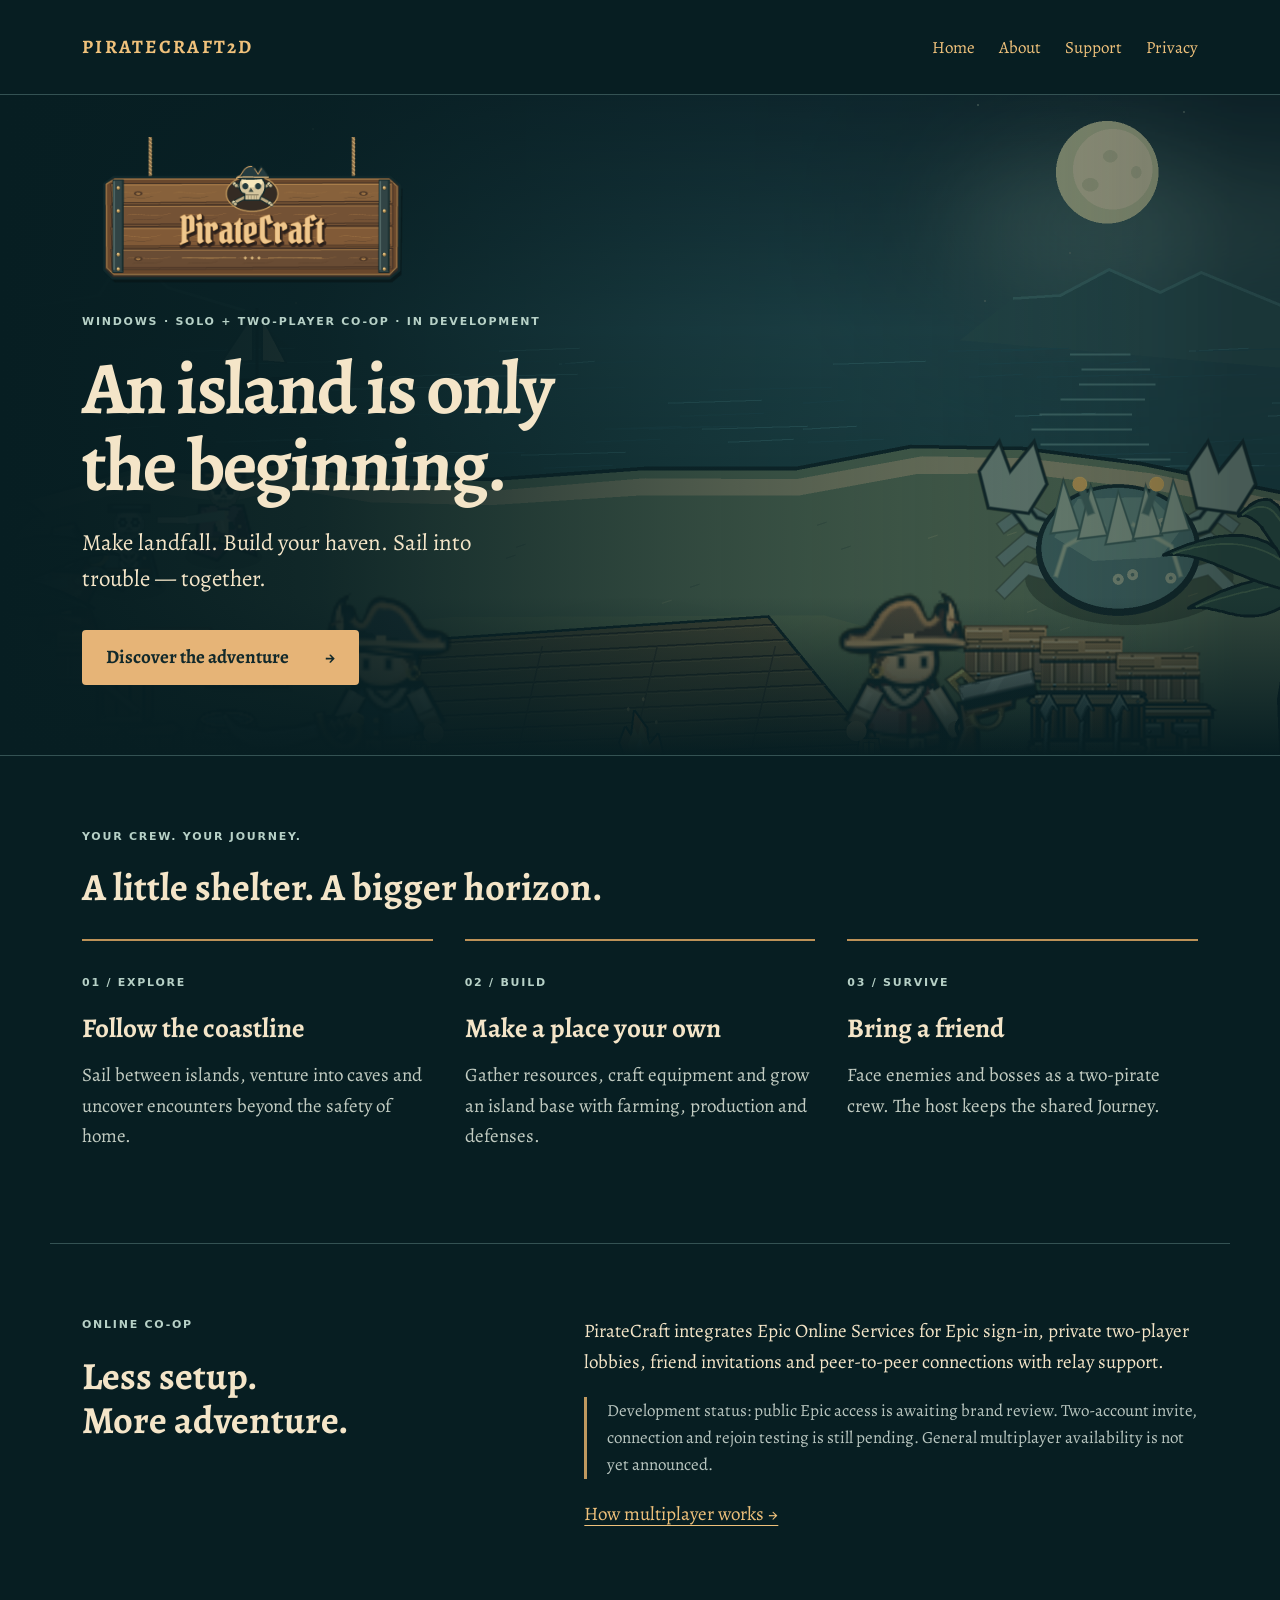
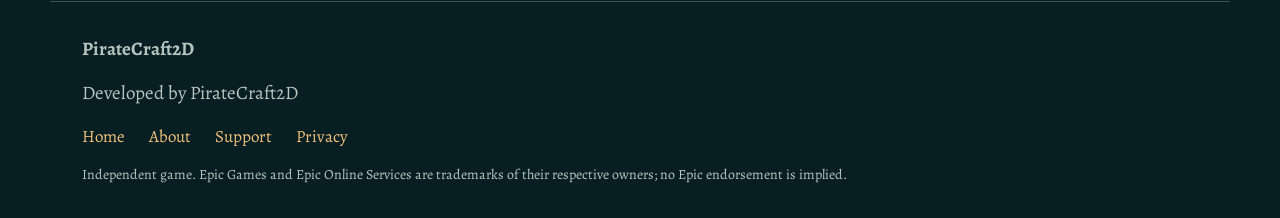
<file: index.html>
<!doctype html>
<html lang="en"><head><meta charset="utf-8"><meta name="viewport" content="width=device-width, initial-scale=1"><meta name="description" content="A two-player pirate survival and crafting adventure for Windows. Explore islands, build a home, craft equipment and face dangerous encounters together."><meta name="referrer" content="strict-origin-when-cross-origin"><title>An island is only the beginning · PirateCraft2D</title><link rel="icon" href="assets/favicon.png"><link rel="stylesheet" href="style.css"></head>
<body><a class="skip" href="#main">Skip to content</a><header><a class="wordmark" href="./">PIRATECRAFT2D</a><nav aria-label="Main navigation"><a href="./">Home</a><a href="about.html">About</a><a href="support.html">Support</a><a href="privacy.html">Privacy</a></nav></header><main id="main">
<section class="hero"><img class="scene" src="assets/island.png" width="1280" height="800" alt="Two PirateCraft pirates defend an island base in the game’s illustrated art style"><div class="hero-copy"><img class="crest" src="assets/logo.png" alt="PirateCraft wooden pirate crest"><p class="eyebrow">WINDOWS · SOLO + TWO-PLAYER CO-OP · IN DEVELOPMENT</p><h1>An island is only<br>the beginning.</h1><p>Make landfall. Build your haven. Sail into trouble — together.</p><a class="button" href="about.html">Discover the adventure <span aria-hidden="true">→</span></a></div></section>
<section class="section"><p class="eyebrow">YOUR CREW. YOUR JOURNEY.</p><h2>A little shelter. A bigger horizon.</h2><div class="cards"><article><span class="number">01 / EXPLORE</span><h3>Follow the coastline</h3><p>Sail between islands, venture into caves and uncover encounters beyond the safety of home.</p></article><article><span class="number">02 / BUILD</span><h3>Make a place your own</h3><p>Gather resources, craft equipment and grow an island base with farming, production and defenses.</p></article><article><span class="number">03 / SURVIVE</span><h3>Bring a friend</h3><p>Face enemies and bosses as a two-pirate crew. The host keeps the shared Journey.</p></article></div></section>
<section class="section coop"><div><p class="eyebrow">ONLINE CO-OP</p><h2>Less setup.<br>More adventure.</h2></div><div><p>PirateCraft integrates Epic Online Services for Epic sign-in, private two-player lobbies, friend invitations and peer-to-peer connections with relay support.</p><p class="notice">Development status: public Epic access is awaiting brand review. Two-account invite, connection and rejoin testing is still pending. General multiplayer availability is not yet announced.</p><a href="support.html">How multiplayer works →</a></div></section></main><footer><strong>PirateCraft2D</strong><span>Developed by PirateCraft2D</span><nav aria-label="Footer navigation"><a href="./">Home</a><a href="about.html">About</a><a href="support.html">Support</a><a href="privacy.html">Privacy</a></nav><small>Independent game. Epic Games and Epic Online Services are trademarks of their respective owners; no Epic endorsement is implied.</small></footer></body></html>
</file>
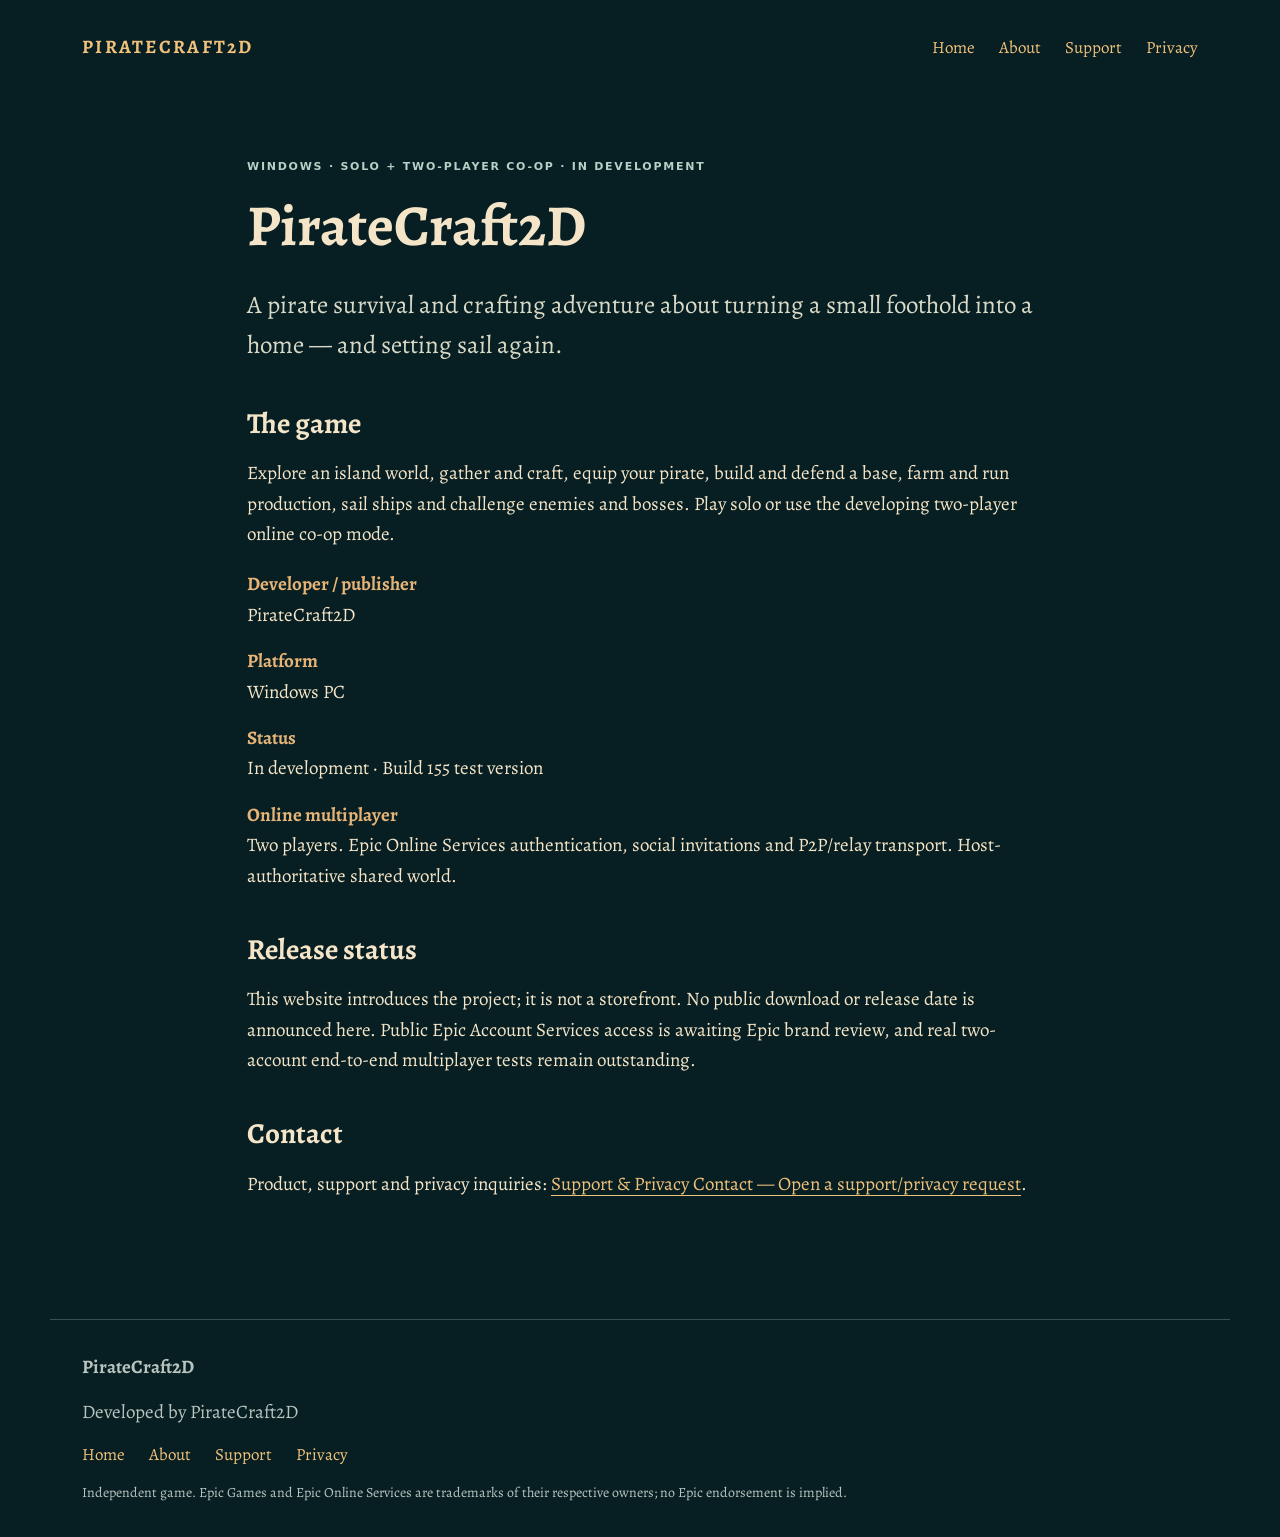
<file: about.html>
<!doctype html>
<html lang="en"><head><meta charset="utf-8"><meta name="viewport" content="width=device-width, initial-scale=1"><meta name="description" content="About PirateCraft, an independent pirate survival crafting game for Windows."><meta name="referrer" content="strict-origin-when-cross-origin"><title>About · PirateCraft2D</title><link rel="icon" href="assets/favicon.png"><link rel="stylesheet" href="style.css"></head>
<body><a class="skip" href="#main">Skip to content</a><header><a class="wordmark" href="./">PIRATECRAFT2D</a><nav aria-label="Main navigation"><a href="./">Home</a><a href="about.html">About</a><a href="support.html">Support</a><a href="privacy.html">Privacy</a></nav></header><main id="main">
<section class="reading"><p class="eyebrow">WINDOWS · SOLO + TWO-PLAYER CO-OP · IN DEVELOPMENT</p><h1>PirateCraft2D</h1><p class="lead">A pirate survival and crafting adventure about turning a small foothold into a home — and setting sail again.</p><h2>The game</h2><p>Explore an island world, gather and craft, equip your pirate, build and defend a base, farm and run production, sail ships and challenge enemies and bosses. Play solo or use the developing two-player online co-op mode.</p><dl><dt>Developer / publisher</dt><dd>PirateCraft2D</dd><dt>Platform</dt><dd>Windows PC</dd><dt>Status</dt><dd>In development · Build 155 test version</dd><dt>Online multiplayer</dt><dd>Two players. Epic Online Services authentication, social invitations and P2P/relay transport. Host-authoritative shared world.</dd></dl><h2>Release status</h2><p>This website introduces the project; it is not a storefront. No public download or release date is announced here. Public Epic Account Services access is awaiting Epic brand review, and real two-account end-to-end multiplayer tests remain outstanding.</p><h2>Contact</h2><p>Product, support and privacy inquiries: <a href="https://github.com/funshirtsarenicetohave/PirateCraft2D-Website/issues/new/choose">Support &amp; Privacy Contact — Open a support/privacy request</a>.</p></section></main><footer><strong>PirateCraft2D</strong><span>Developed by PirateCraft2D</span><nav aria-label="Footer navigation"><a href="./">Home</a><a href="about.html">About</a><a href="support.html">Support</a><a href="privacy.html">Privacy</a></nav><small>Independent game. Epic Games and Epic Online Services are trademarks of their respective owners; no Epic endorsement is implied.</small></footer></body></html>
</file>
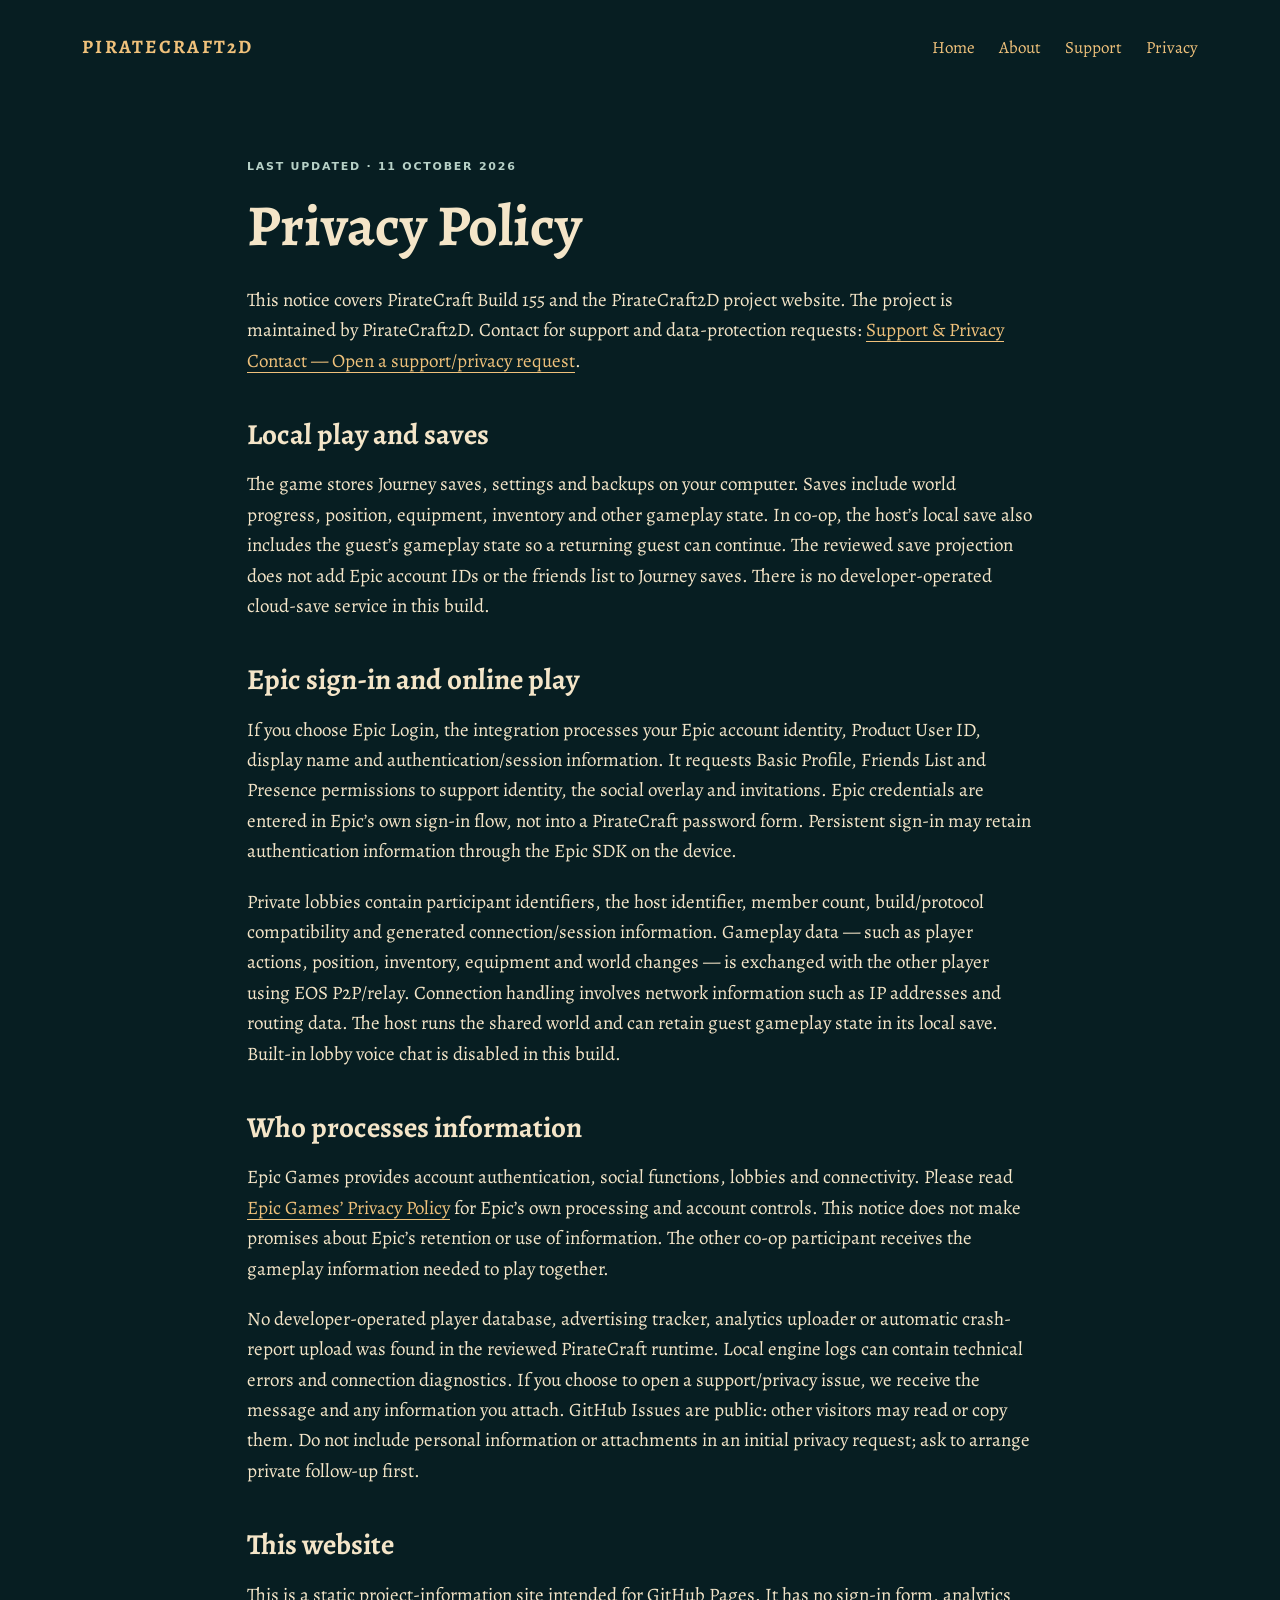
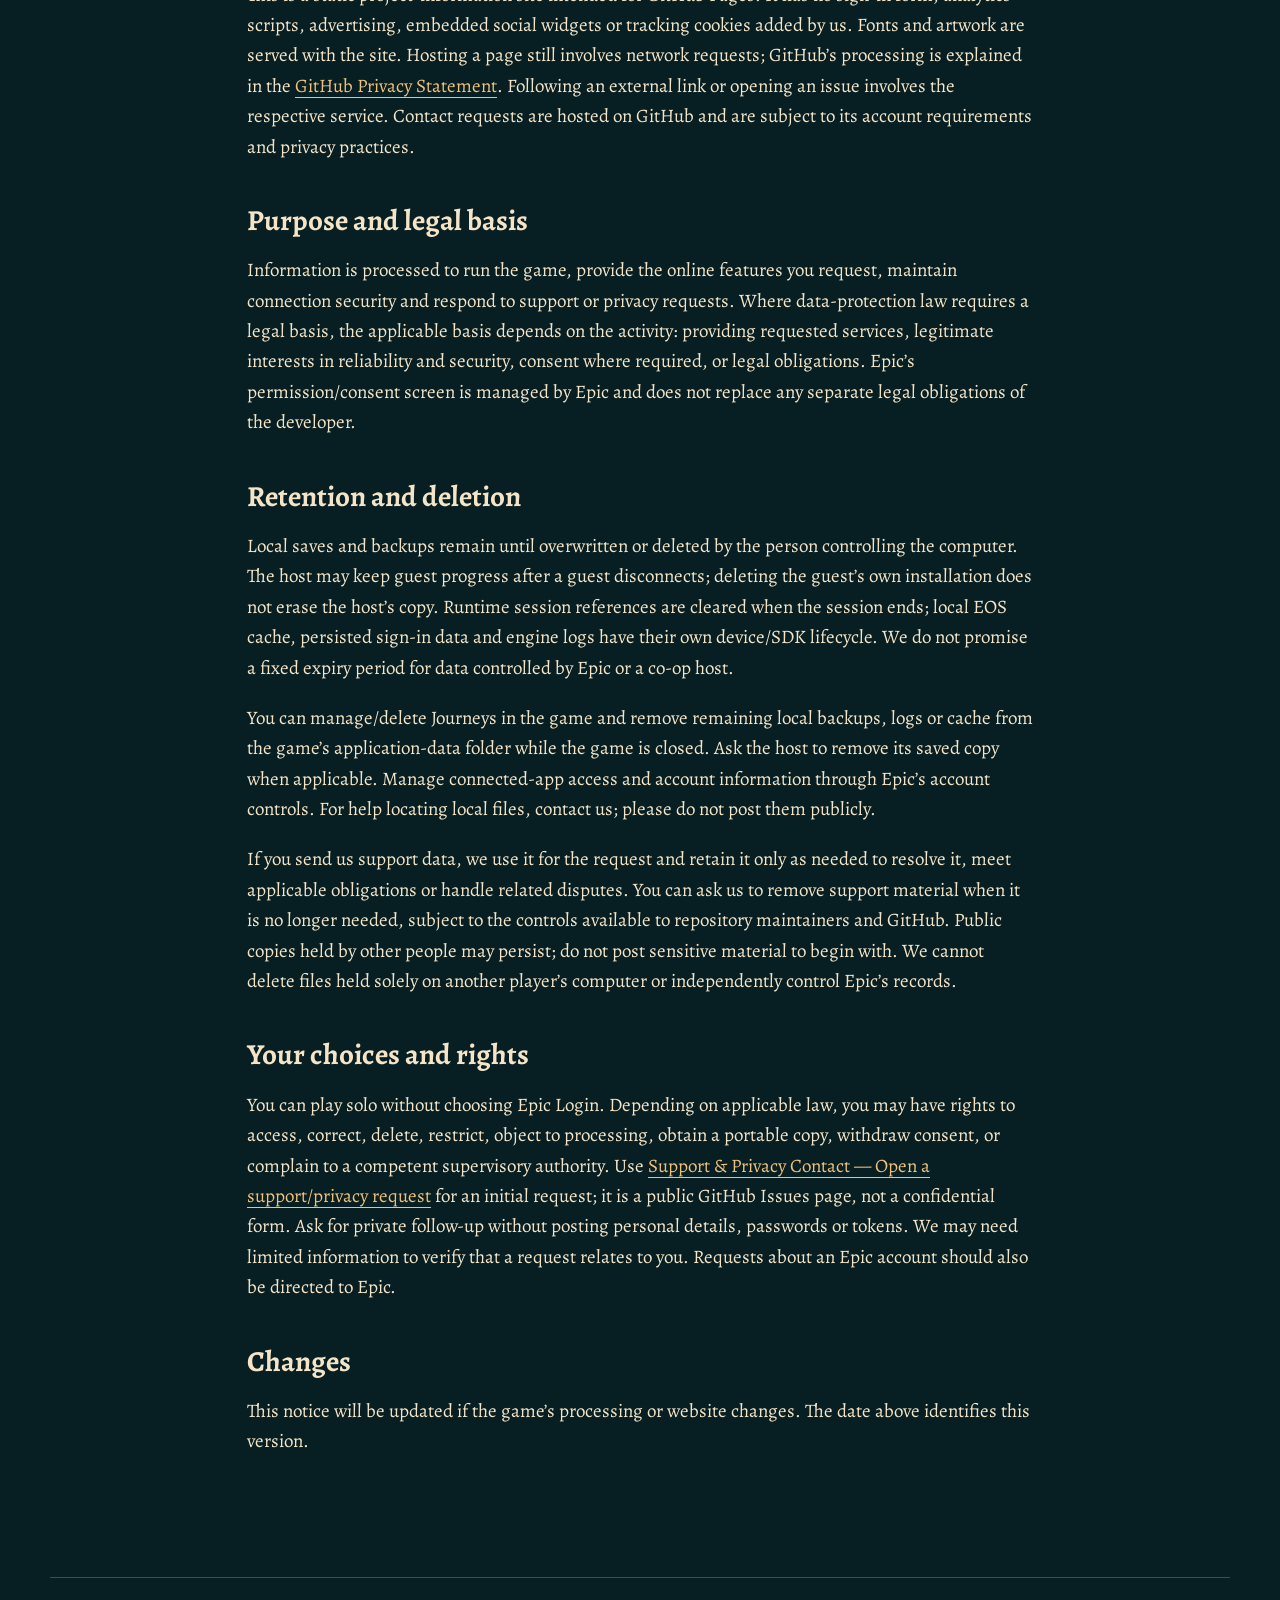
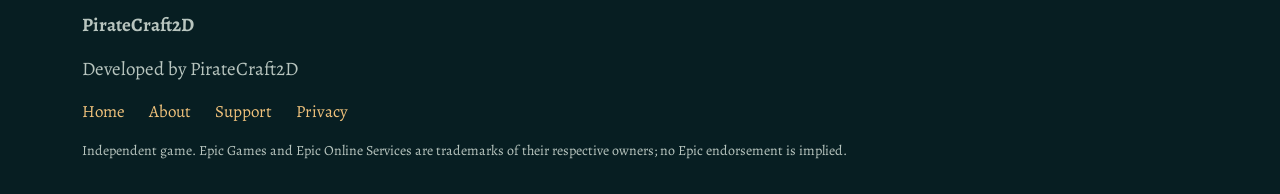
<file: privacy.html>
<!doctype html>
<html lang="en"><head><meta charset="utf-8"><meta name="viewport" content="width=device-width, initial-scale=1"><meta name="description" content="How PirateCraft handles local saves and online co-op information."><meta name="referrer" content="strict-origin-when-cross-origin"><title>Privacy Policy · PirateCraft2D</title><link rel="icon" href="assets/favicon.png"><link rel="stylesheet" href="style.css"></head>
<body><a class="skip" href="#main">Skip to content</a><header><a class="wordmark" href="./">PIRATECRAFT2D</a><nav aria-label="Main navigation"><a href="./">Home</a><a href="about.html">About</a><a href="support.html">Support</a><a href="privacy.html">Privacy</a></nav></header><main id="main">
<section class="reading"><p class="eyebrow">LAST UPDATED · 11 OCTOBER 2026</p><h1>Privacy Policy</h1><p>This notice covers PirateCraft Build 155 and the PirateCraft2D project website. The project is maintained by PirateCraft2D. Contact for support and data-protection requests: <a href="https://github.com/funshirtsarenicetohave/PirateCraft2D-Website/issues/new/choose">Support &amp; Privacy Contact — Open a support/privacy request</a>.</p>
<h2>Local play and saves</h2><p>The game stores Journey saves, settings and backups on your computer. Saves include world progress, position, equipment, inventory and other gameplay state. In co-op, the host’s local save also includes the guest’s gameplay state so a returning guest can continue. The reviewed save projection does not add Epic account IDs or the friends list to Journey saves. There is no developer-operated cloud-save service in this build.</p>
<h2>Epic sign-in and online play</h2><p>If you choose Epic Login, the integration processes your Epic account identity, Product User ID, display name and authentication/session information. It requests Basic Profile, Friends List and Presence permissions to support identity, the social overlay and invitations. Epic credentials are entered in Epic’s own sign-in flow, not into a PirateCraft password form. Persistent sign-in may retain authentication information through the Epic SDK on the device.</p><p>Private lobbies contain participant identifiers, the host identifier, member count, build/protocol compatibility and generated connection/session information. Gameplay data — such as player actions, position, inventory, equipment and world changes — is exchanged with the other player using EOS P2P/relay. Connection handling involves network information such as IP addresses and routing data. The host runs the shared world and can retain guest gameplay state in its local save. Built-in lobby voice chat is disabled in this build.</p>
<h2>Who processes information</h2><p>Epic Games provides account authentication, social functions, lobbies and connectivity. Please read <a href="https://legal.epicgames.com/epicgames/privacy-policy">Epic Games’ Privacy Policy</a> for Epic’s own processing and account controls. This notice does not make promises about Epic’s retention or use of information. The other co-op participant receives the gameplay information needed to play together.</p><p>No developer-operated player database, advertising tracker, analytics uploader or automatic crash-report upload was found in the reviewed PirateCraft runtime. Local engine logs can contain technical errors and connection diagnostics. If you choose to open a support/privacy issue, we receive the message and any information you attach. GitHub Issues are public: other visitors may read or copy them. Do not include personal information or attachments in an initial privacy request; ask to arrange private follow-up first.</p>
<h2>This website</h2><p>This is a static project-information site intended for GitHub Pages. It has no sign-in form, analytics scripts, advertising, embedded social widgets or tracking cookies added by us. Fonts and artwork are served with the site. Hosting a page still involves network requests; GitHub’s processing is explained in the <a href="https://docs.github.com/en/site-policy/privacy-policies/github-general-privacy-statement">GitHub Privacy Statement</a>. Following an external link or opening an issue involves the respective service. Contact requests are hosted on GitHub and are subject to its account requirements and privacy practices.</p>
<h2>Purpose and legal basis</h2><p>Information is processed to run the game, provide the online features you request, maintain connection security and respond to support or privacy requests. Where data-protection law requires a legal basis, the applicable basis depends on the activity: providing requested services, legitimate interests in reliability and security, consent where required, or legal obligations. Epic’s permission/consent screen is managed by Epic and does not replace any separate legal obligations of the developer.</p>
<h2>Retention and deletion</h2><p>Local saves and backups remain until overwritten or deleted by the person controlling the computer. The host may keep guest progress after a guest disconnects; deleting the guest’s own installation does not erase the host’s copy. Runtime session references are cleared when the session ends; local EOS cache, persisted sign-in data and engine logs have their own device/SDK lifecycle. We do not promise a fixed expiry period for data controlled by Epic or a co-op host.</p><p>You can manage/delete Journeys in the game and remove remaining local backups, logs or cache from the game’s application-data folder while the game is closed. Ask the host to remove its saved copy when applicable. Manage connected-app access and account information through Epic’s account controls. For help locating local files, contact us; please do not post them publicly.</p><p>If you send us support data, we use it for the request and retain it only as needed to resolve it, meet applicable obligations or handle related disputes. You can ask us to remove support material when it is no longer needed, subject to the controls available to repository maintainers and GitHub. Public copies held by other people may persist; do not post sensitive material to begin with. We cannot delete files held solely on another player’s computer or independently control Epic’s records.</p>
<h2>Your choices and rights</h2><p>You can play solo without choosing Epic Login. Depending on applicable law, you may have rights to access, correct, delete, restrict, object to processing, obtain a portable copy, withdraw consent, or complain to a competent supervisory authority. Use <a href="https://github.com/funshirtsarenicetohave/PirateCraft2D-Website/issues/new/choose">Support &amp; Privacy Contact — Open a support/privacy request</a> for an initial request; it is a public GitHub Issues page, not a confidential form. Ask for private follow-up without posting personal details, passwords or tokens. We may need limited information to verify that a request relates to you. Requests about an Epic account should also be directed to Epic.</p><h2>Changes</h2><p>This notice will be updated if the game’s processing or website changes. The date above identifies this version.</p></section></main><footer><strong>PirateCraft2D</strong><span>Developed by PirateCraft2D</span><nav aria-label="Footer navigation"><a href="./">Home</a><a href="about.html">About</a><a href="support.html">Support</a><a href="privacy.html">Privacy</a></nav><small>Independent game. Epic Games and Epic Online Services are trademarks of their respective owners; no Epic endorsement is implied.</small></footer></body></html>
</file>
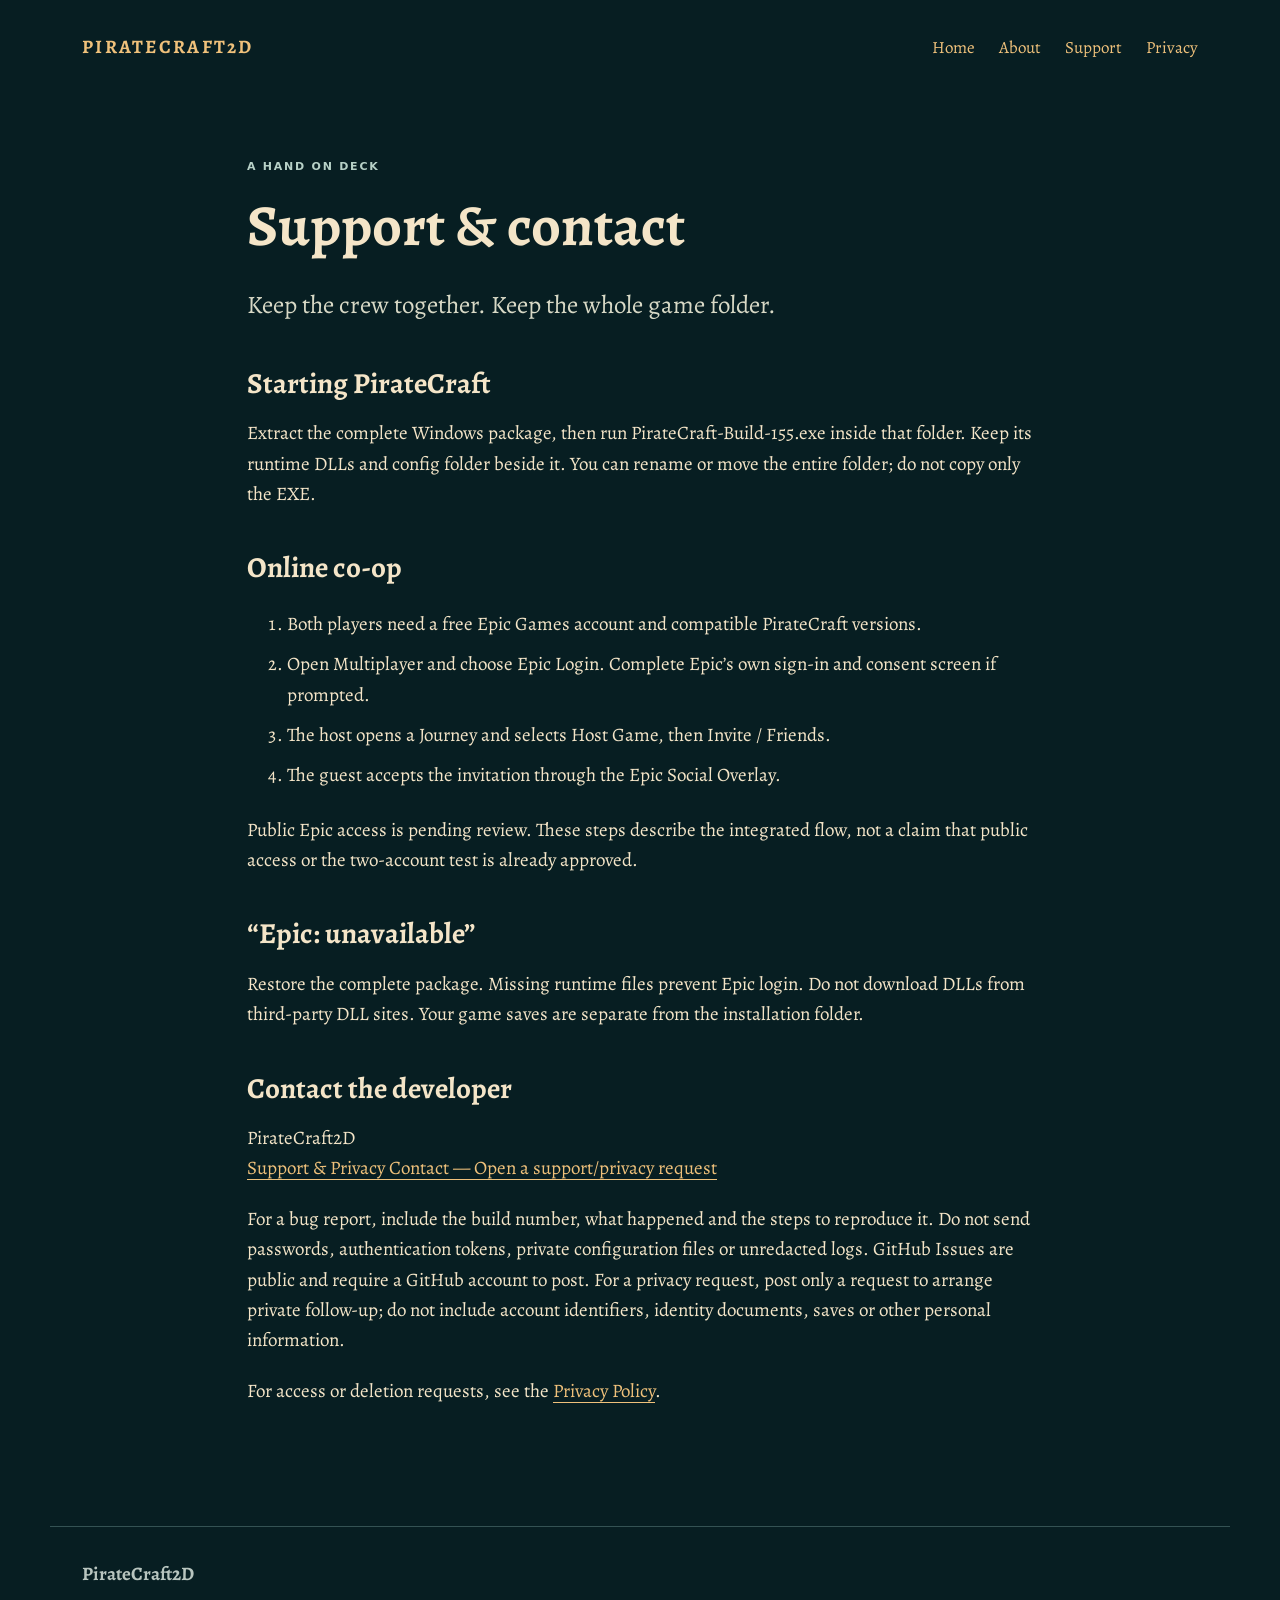
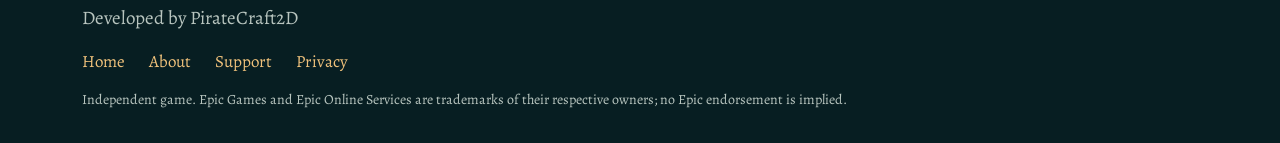
<file: support.html>
<!doctype html>
<html lang="en"><head><meta charset="utf-8"><meta name="viewport" content="width=device-width, initial-scale=1"><meta name="description" content="PirateCraft setup, online co-op and support contact."><meta name="referrer" content="strict-origin-when-cross-origin"><title>Support · PirateCraft2D</title><link rel="icon" href="assets/favicon.png"><link rel="stylesheet" href="style.css"></head>
<body><a class="skip" href="#main">Skip to content</a><header><a class="wordmark" href="./">PIRATECRAFT2D</a><nav aria-label="Main navigation"><a href="./">Home</a><a href="about.html">About</a><a href="support.html">Support</a><a href="privacy.html">Privacy</a></nav></header><main id="main">
<section class="reading"><p class="eyebrow">A HAND ON DECK</p><h1>Support & contact</h1><p class="lead">Keep the crew together. Keep the whole game folder.</p><h2>Starting PirateCraft</h2><p>Extract the complete Windows package, then run PirateCraft-Build-155.exe inside that folder. Keep its runtime DLLs and config folder beside it. You can rename or move the entire folder; do not copy only the EXE.</p><h2>Online co-op</h2><ol><li>Both players need a free Epic Games account and compatible PirateCraft versions.</li><li>Open Multiplayer and choose Epic Login. Complete Epic’s own sign-in and consent screen if prompted.</li><li>The host opens a Journey and selects Host Game, then Invite / Friends.</li><li>The guest accepts the invitation through the Epic Social Overlay.</li></ol><p>Public Epic access is pending review. These steps describe the integrated flow, not a claim that public access or the two-account test is already approved.</p><h2>“Epic: unavailable”</h2><p>Restore the complete package. Missing runtime files prevent Epic login. Do not download DLLs from third-party DLL sites. Your game saves are separate from the installation folder.</p><h2>Contact the developer</h2><p>PirateCraft2D<br><a href="https://github.com/funshirtsarenicetohave/PirateCraft2D-Website/issues/new/choose">Support &amp; Privacy Contact — Open a support/privacy request</a></p><p>For a bug report, include the build number, what happened and the steps to reproduce it. Do not send passwords, authentication tokens, private configuration files or unredacted logs. GitHub Issues are public and require a GitHub account to post. For a privacy request, post only a request to arrange private follow-up; do not include account identifiers, identity documents, saves or other personal information.</p><p>For access or deletion requests, see the <a href="privacy.html">Privacy Policy</a>.</p></section></main><footer><strong>PirateCraft2D</strong><span>Developed by PirateCraft2D</span><nav aria-label="Footer navigation"><a href="./">Home</a><a href="about.html">About</a><a href="support.html">Support</a><a href="privacy.html">Privacy</a></nav><small>Independent game. Epic Games and Epic Online Services are trademarks of their respective owners; no Epic endorsement is implied.</small></footer></body></html>
</file>
<file: style.css>
@font-face{font-family:Alegreya;src:url('assets/Alegreya-Variable.ttf') format('truetype');font-weight:400 700;font-display:swap}*{box-sizing:border-box}html{scroll-behavior:smooth}body{margin:0;background:#071e22;color:#f4e5c8;font:19px/1.6 Alegreya,Georgia,serif}a{color:#efc17b;text-underline-offset:5px}a:hover{color:#fff}a:focus-visible{outline:3px solid #efc17b;outline-offset:6px}header,footer,.section,.reading{max-width:1180px;margin:auto;padding:32px}header{display:flex;align-items:center;justify-content:space-between;gap:24px}nav{display:flex;flex-wrap:wrap;gap:24px;font-size:17px}nav a{text-decoration:none}.wordmark{font-weight:700;letter-spacing:.12em;text-decoration:none}.hero{max-width:1440px;min-height:660px;position:relative;margin:auto;overflow:hidden;border-top:1px solid #345253;border-bottom:1px solid #345253}.scene{position:absolute;width:100%;height:100%;object-fit:cover;object-position:65% 50%;opacity:.8}.hero:after{content:'';position:absolute;inset:0;background:linear-gradient(90deg,#071e22 0%,#071e22d9 25%,#071e2277 52%,transparent 90%),linear-gradient(0deg,#071e22,transparent 24%)}.hero-copy{position:relative;z-index:1;max-width:1180px;margin:auto;padding:42px 32px 70px}.crest{width:min(340px,70vw);height:auto;display:block;margin-bottom:18px}.eyebrow,.number{font-family:system-ui,sans-serif;font-size:11px;letter-spacing:.16em;color:#b7d1c7;font-weight:600}.hero h1{font-size:clamp(42px,5.8vw,76px);line-height:1.04;letter-spacing:-.025em;max-width:620px;margin:20px 0}.hero p:not(.eyebrow){max-width:430px;font-size:23px}.button{display:inline-flex;align-items:center;gap:36px;margin-top:12px;background:#e6b477;color:#12292b;padding:12px 24px;border-radius:4px;text-decoration:none;font-weight:700}.button:hover{background:#ffe0ac;color:#071e22}.section{padding-top:72px;padding-bottom:72px}h2{font-size:clamp(28px,3vw,40px);line-height:1.15;margin:16px 0 30px}h3{font-size:27px;line-height:1.2;margin:16px 0}p{margin:0 0 20px}.cards{display:grid;grid-template-columns:repeat(3,1fr);gap:32px}.cards article{border-top:2px solid #bd9258;padding-top:24px}.cards p{color:#c2ccc2}.coop{border-top:1px solid #345253;display:grid;grid-template-columns:1fr 1.4fr;gap:64px}.notice{border-left:3px solid #bf995f;padding-left:20px;color:#b8c5bf;font-size:17px}footer{border-top:1px solid #345253;display:grid;gap:14px;color:#b8c5bf}footer small{max-width:850px;font-size:14px}.reading{max-width:850px;padding-top:64px;padding-bottom:100px;overflow-wrap:anywhere}.reading h1{font-size:58px;line-height:1.05;margin:18px 0 28px}.reading h2{font-size:29px;margin:42px 0 18px}.lead{font-size:25px;color:#d8d9c6}dt{font-weight:700;color:#e6b477;margin-top:16px}dd{margin:0}li{padding:5px 0}.draft{padding:12px;text-align:center;background:#775222}.skip{position:absolute;left:-9999px}.skip:focus{left:12px;top:12px;z-index:10;background:#071e22;padding:16px}@media(max-width:650px){header{display:block;padding:22px}header nav{margin-top:16px;gap:20px}.hero{min-height:620px}.hero-copy{padding:30px 22px 50px}.hero:after{background:linear-gradient(90deg,#071e22ed,#071e2299),linear-gradient(0deg,#071e22,transparent)}.scene{object-position:65% 50%}.section,.reading,footer{padding:40px 22px}.cards,.coop{grid-template-columns:1fr;gap:28px}.reading h1{font-size:43px}.hero p:not(.eyebrow){font-size:21px}nav{gap:18px}}@media(prefers-reduced-motion:reduce){html{scroll-behavior:auto}}
</file>
